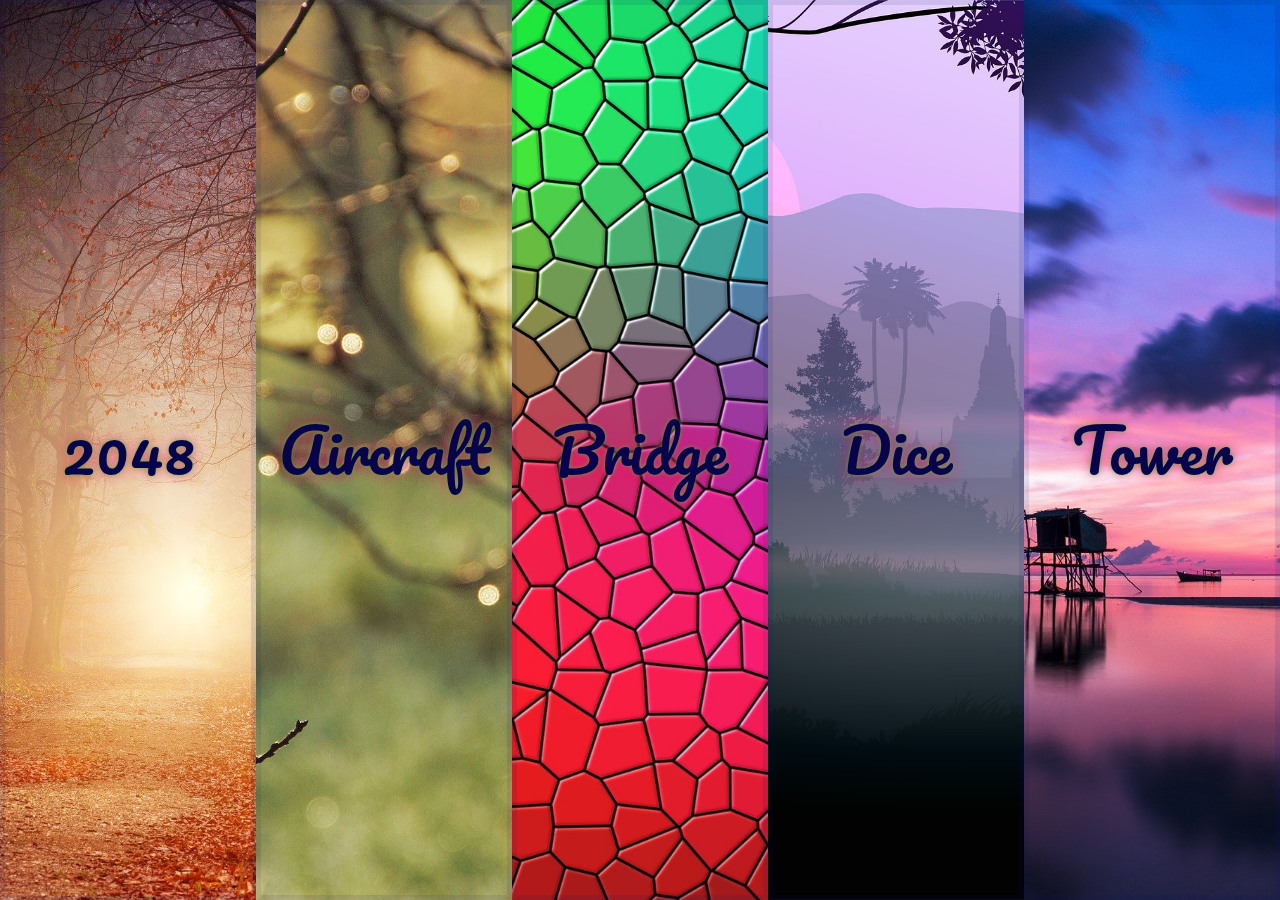
<file: index.html>
<!DOCTYPE html>
<html lang="en">
<head>
    <meta charset="UTF-8">
    <meta http-equiv="X-UA-Compatible" content="IE=edge">
    <meta name="viewport" content="width=device-width, initial-scale=1.0">
    <link rel="icon" href="./00-src/img/logo.png" sizes="192x192"/>
    <title>MoJio | CreativeCC</title>
    <link rel="stylesheet" href="./00-src/css/style.css">
    <link href="https://fonts.googleapis.com/css2?family=Pacifico&display=swap" rel="stylesheet">
</head>
<body>
    <div class="photos">
        <div class="photo nishat">
            <p><a href="01-game-2048/index.html" target="_blank">Play!</a></p>
            <p>2048</p>
            <p>Relax~</p>
        </div>
        <div class="photo nedu">
            <p><a href="02-game-aircraft_avoiding_obstacles/index.html" target="_blank">Play!</a></p>
            <p>Aircraft</p>
            <p>Fly~</p>
        </div>
        <div class="photo neha">
            <p><a href="03-game-santa_cross_the_bridge/index.html" target="_blank">Play!</a></p>
            <p>Bridge</p>
            <p>Go~</p>
        </div>
        <div class="photo nura">
            <p><a href="04-game-dice" target="_blank">Play!</a></p>
            <p>Dice</p>
            <p>Enjoy~</p>
        </div>
        <div class="photo mahee">
            <p><a href="05-game-tower_building" target="_blank">Play!</a></p>
            <p>Tower</p>
            <p>Up~</p>
        </div>
    </div>
    
    <script>
        const photos = document.querySelectorAll('.photo');

        function toggleActive(e)
        {
            if (e.propertyName.includes('flex')) {
        this.classList.toggle('open-active');
      }
        }

        function toggleOpen(e)
        {
            this.classList.toggle('open');
        }
         
        photos.forEach(photo => photo.addEventListener('click',toggleOpen));
        photos.forEach(photo => photo.addEventListener('transitionend', toggleActive));

    </script>
    
</body>
</html>
</file>
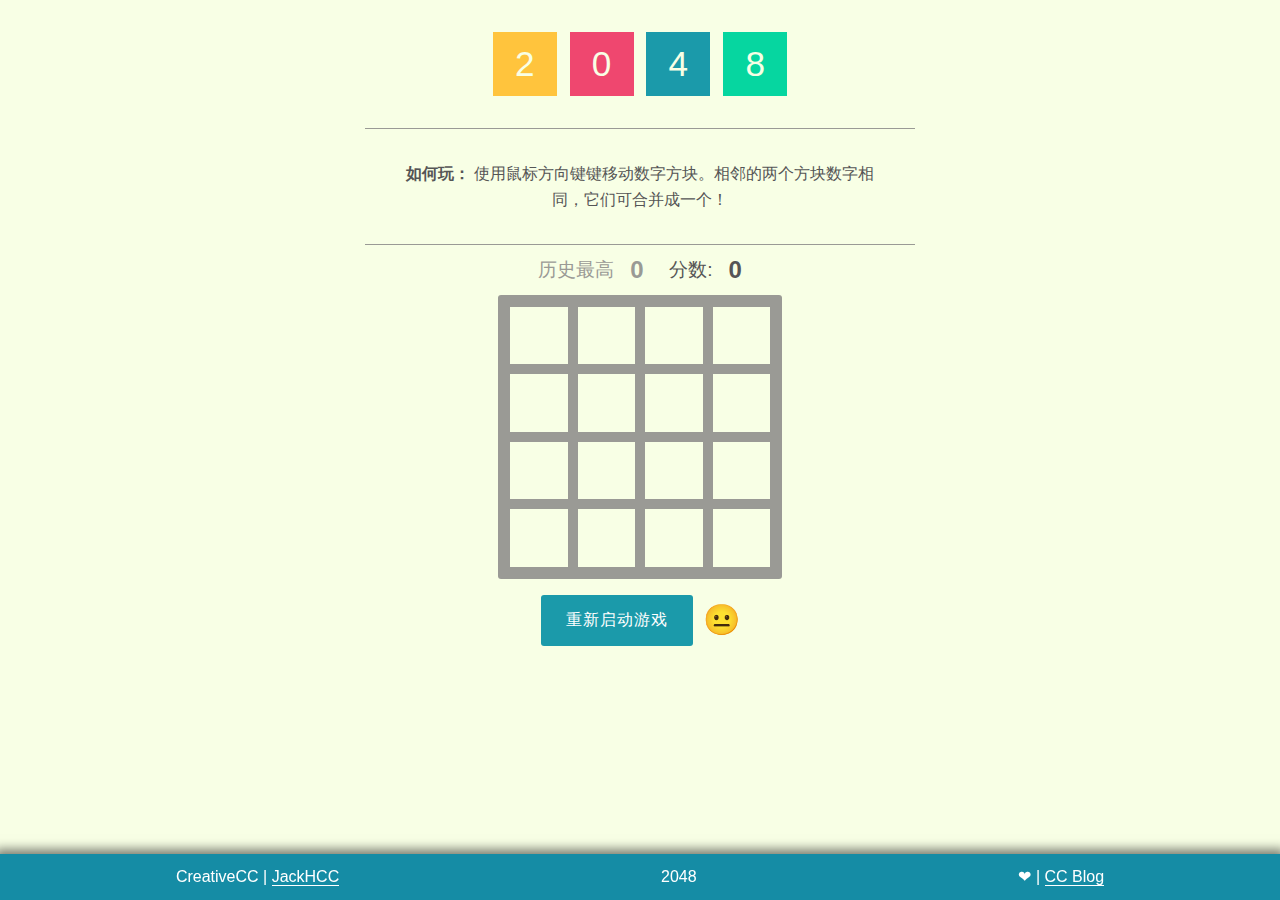
<file: 01-game-2048/index.html>
<!DOCTYPE html>
<html>
	<head>
		<meta http-equiv="Content-Type" content="text/html; charset=utf-8" />
		<meta name="viewport" content="width=device-width,initial-scale=1.0,maximum-scale=1.0,minimum-scale=1.0,user-scalable=0">
		<title>MoJio | 2048</title>
		<meta name="keywords" content="游戏" />
		<meta name="description" content="MoJio 摸鱼小助手|轻松一刻" />
		<link rel="icon" href="../00-src/img/logo.png" sizes="192x192" />
		<link rel="stylesheet" href="css/style.css"/>
	</head>

	<body>

		<header>
			<div class="container">
				<h1><span>2</span><span>0</span><span>4</span><span>8</span></h1>
			</div>
		</header>

		<div class="container">
			<div class="directions">
				<p id="haiyong" class="haiyong"><strong>如何玩：</strong> 使用鼠标方向键键移动数字方块。相邻的两个方块数字相同，它们可合并成一个！</p>
			</div>
			<div class="scores">
				<div class="score-container best-score">
					历史最高
					<div class="score">
						<div id="bestScore">0</div>
					</div>
				</div>
				<div class="score-container">
					分数:
					<div class="score">
						<div id="score">0</div>
						<div class="add" id="add"></div>
					</div>
				</div>
			</div>
			<div class="game">
				<div id="tile-container" class="tile-container"></div>
				<div class="end" id="end">游戏结束<div class="monkey">🙈</div><button class="btn not-recommended__item js-restart-btn"
					 id="try-again">再试一次</button></div>
			</div>

			<div class="not-recommended">
				<button class="btn not-recommended__item js-restart-btn" id="restart">重新启动游戏</button>
				<span class="not-recommended__annotation"></span>
			</div>
			<footer>
			  <span class="HOME">CreativeCC | <a href="https://github.com/JackHCC">JackHCC</a></span>

			  <span class="center">2048</span>

			  <span class="opposite">❤ | <a href="https://blog.creativecc.cn/">CC Blog</a></span>
			</footer>

		</div>

		<script src="js/script.js"></script>
	</body>
</html>
</file>
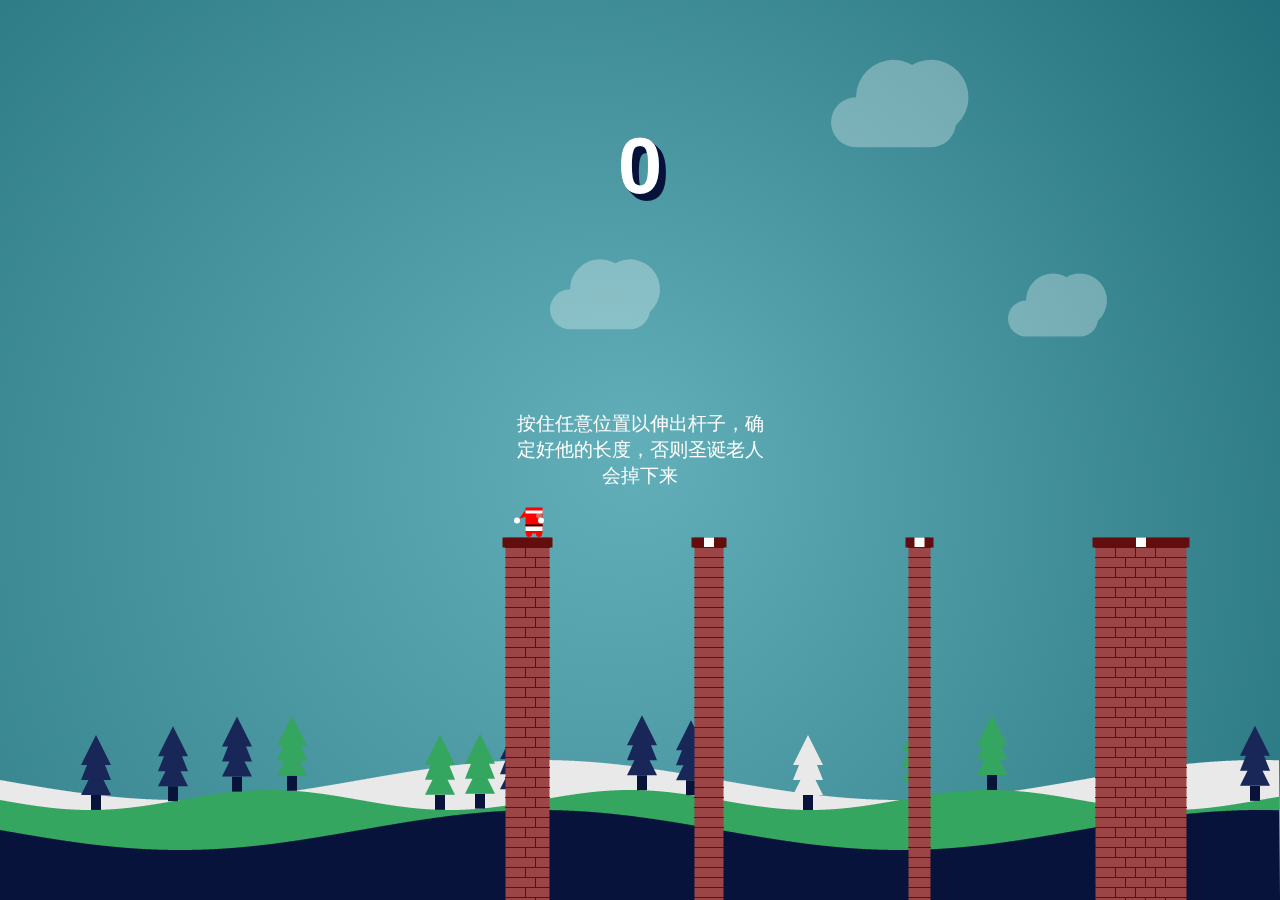
<file: 03-game-santa_cross_the_bridge/index.html>
<!DOCTYPE html>
<html lang="en" >
<head>
<meta charset="UTF-8">
<title>MoJio | 圣诞老人过桥</title>
<link rel="icon" type="image/x-icon" href="../00-src/img/logo.png"/>
<link rel="stylesheet" href="https://demo.mycodes.net/html5/guoxuanya/css/style.css">
<link rel="stylesheet" href="css/style.css">
</head>
<body>
<script src="js/script.js"></script>
 <script type="module">
import { quotes } from "http://haiyong.site/wp-includes/js/quotes.js";
let randomQuote = quotes[Math.floor(Math.random() * quotes.length)];
console.log(
  `%c✨ ${randomQuote}`,
  "font-size:20px; background:#FFF; color:#581845;padding:10px; border: 3px solid #581845;border-radius:10px;"
);</script>
<div style="text-align:center;">
</div>
</body>
</html>
</file>
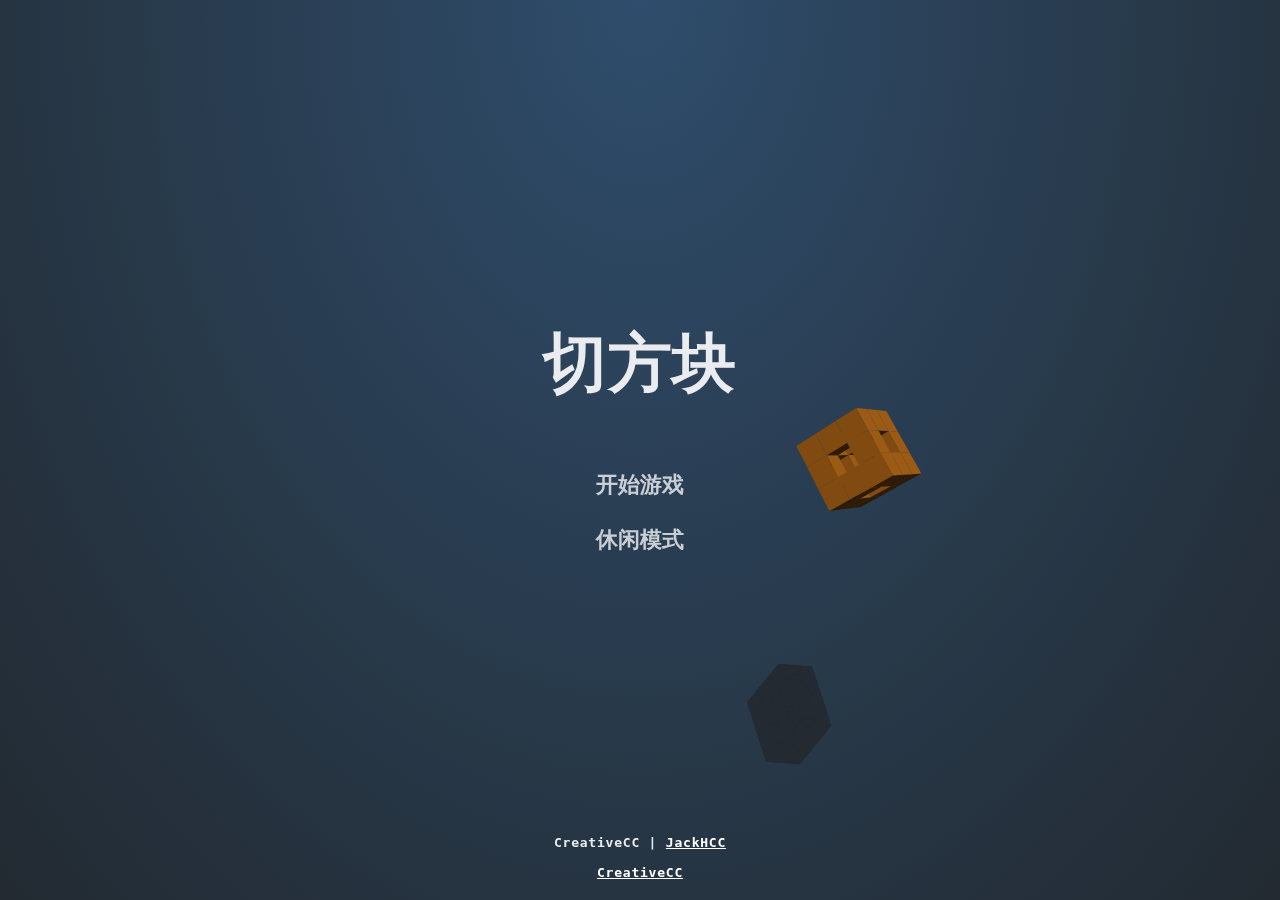
<file: 04-game-dice/index.html>
<!DOCTYPE html>
<html>
	<head>
		<meta charset="utf-8">
		<title>MoJio | 切方块</title>
		<meta name="keywords" content="游戏" />
		<meta name="description" content="MoJio 摸鱼小助手|轻松一刻" />
		<link rel="icon" href="../00-src/img/logo.png" sizes="192x192" />
		<link rel="stylesheet" href="css/style.css"/>

	</head>
	<body>
		<!-- Game canvas -->
		<canvas id="c"></canvas>
		
		<!-- Gameplay HUD -->
		<div class="hud">
			<div class="hud__score">
				<div class="score-lbl"></div>
				<div class="cube-count-lbl"></div>
			</div>
			<div class="pause-btn"><div></div></div>
			<div class="slowmo">
				<div class="slowmo__bar"></div>
			</div>
		</div>
		
		<!-- Menu System -->
		<div class="menus">
			<div class="menu menu--main">
				<h1>切方块</h1>
				<button type="button" class="play-normal-btn">开始游戏</button>
				<button type="button" class="play-casual-btn">休闲模式</button>
				<div class="credits">CreativeCC | <a href="https://github.com/JackHCC"> JackHCC</a><br><br>
				<a href="https://creativecc.cn/">CreativeCC</a>
				</div>
			</div>
			<div class="menu menu--pause">
				<h1>暂停</h1>
				<button type="button" class="resume-btn">继续游戏</button>
				<button type="button" class="menu-btn--pause">主菜单</button>
			</div>
			<div class="menu menu--score">
				<h1>游戏结束</h1>
				<h2>你的分数：</h2>
				<div class="final-score-lbl"></div>
				<div class="high-score-lbl"></div>
				<button type="button" class="play-again-btn">再玩一次</button>
				<button type="button" class="menu-btn--score">主菜单</button>
			</div>
		</div>
	</body>
	<script src="js/script.js"></script>
</html>
</file>
<file: 00-src/css/style.css>
html {
    box-sizing: border-box;
    background: yellow;
    font-family: Impact, Haettenschweiler, "Arial Narrow Bold", sans-serif;
    font-size: 20px;
    font-weight: 200;
  }
  *,
  *:before,
  *:after {
    box-sizing: inherit;
  }
  body {
    margin: 0;
  }
  .photos {
    min-height: 100vh;
    overflow: hidden;
    display: flex;
  }
  .photo {
    color: rgb(8, 3, 75);
    background: #6b0f9c;
    box-shadow: inset 0 0 0 5px rgba(12, 21, 105, 0.1);
    flex: 1;
    text-align: center;
    align-items: center;
    font-size: 20px;
    background-size: cover;
    background-position: center;
    flex: 1;
    justify-content: center;
    display: flex;
    flex-direction: column;
    transition: font-size 0.7s cubic-bezier(0.61, -0.19, 0.7, -0.11),
      flex 0.7s cubic-bezier(0.61, -0.19, 0.7, -0.11), background 0.2s;
  }
  .neha {
    background-image: url("../img/neha.jpg");
  }
  .nishat {
    background-image: url("../img/tat.jpg");
  }
  .mahee {
    background-image: url("../img/khatai.jpg");
  }
  .nura {
    background-image: url("../img/nams.jpg");
  }
  .nedu {
    background-image: url("../img/nedu.jpg");
  }
  
  .photo > * {
    margin: 0;
    width: 100%;
    transition: transform 0.5s;
    flex: 1 0 auto;
    display: flex;
    justify-content: center;
    align-items: center;
  }
  
  .photo > *:first-child {
    transform: translateY(-100%);
  }
  .photo.open-active > *:first-child {
    transform: translateY(0);
  }
  .photo > *:last-child {
    transform: translateY(100%);
  }
  .photo.open-active > *:last-child {
    transform: translateY(0);
  }
  
  .photo p {
    font-family: 'Pacifico', cursive;
    text-shadow: 0 0 4px rgb(54 211 38 / 72%), 0 0 14px rgb(231 20 109 / 75%);
    font-size: 2em;
  }
  .photo p:nth-child(2) {
    font-size: 3em;
  }
  
  .photo.open-active > *:nth-child(2) {
    display: none;
  }
  
  .photo.open {
    flex: 5;
    font-size: 40px;
  }

  a {
    text-decoration: none;
  }
</file>
<file: 01-game-2048/css/style.css>
html,
			body,
			div,
			span,
			applet,
			object,
			iframe,
			h1,
			h2,
			h3,
			h4,
			h5,
			h6,
			p,
			blockquote,
			pre,
			a,
			abbr,
			acronym,
			address,
			big,
			cite,
			code,
			del,
			dfn,
			em,
			img,
			ins,
			kbd,
			q,
			s,
			samp,
			small,
			strike,
			strong,
			sub,
			sup,
			tt,
			var,
			b,
			u,
			i,
			center,
			dl,
			dt,
			dd,
			ol,
			ul,
			li,
			fieldset,
			form,
			label,
			legend,
			table,
			caption,
			tbody,
			tfoot,
			thead,
			tr,
			th,
			td,
			article,
			aside,
			canvas,
			details,
			embed,
			figure,
			figcaption,
			footer,
			header,
			hgroup,
			menu,
			nav,
			output,
			ruby,
			section,
			summary,
			time,
			mark,
			audio,
			video {
				margin: 0;
				padding: 0;
				border: 0;
				font-size: 100%;
				font: inherit;
				vertical-align: baseline
			}

			article,
			aside,
			details,
			figcaption,
			figure,
			footer,
			header,
			hgroup,
			menu,
			nav,
			section {
				display: block
			}

			body {
				line-height: 1
			}

			ol,
			ul {
				list-style: none
			}

			blockquote,
			q {
				quotes: none
			}

			blockquote:before,
			blockquote:after,
			q:before,
			q:after {
				content: '';
				content: none
			}

			table {
				border-collapse: collapse;
				border-spacing: 0
			}

			@charset "UTF-8";
			@import url("https://fonts.googleapis.com/css?family=Arvo");

			* {
				box-sizing: border-box;
			}

			a {
				color: #1B9AAA;
				text-decoration: none;
				border-bottom: 1px solid currentColor;
			}

			a:hover {
				color: #14727e;
			}

			a:focus,
			a:active {
				color: #0d4a52;
			}

			body,
			html {
				position: relative;
				width: 100%;
				height: 100%;
				display: -webkit-box;
				display: -ms-flexbox;
				display: flex;
				-webkit-box-orient: vertical;
				-webkit-box-direction: normal;
				-ms-flex-direction: column;
				flex-direction: column;
				font-family: "Arvo", Helvetica, sans-serif;
				font-family: 12px;
				color: #555;
				background: #F8FFE5;
			}

			strong {
				font-weight: bold;
			}

			p {
				line-height: 1.6;
				font-size: 16px;
			}
			@media screen and (max-width:400px) {
			  .haiyong{
			  	font-size: 12px;
			  }
			} 
			
			.inspired {
				margin-top: 1em;
				font-size: 0.9rem;
				color: #9a9a95;
			}

			header {
				color: #F8FFE5;
				text-align: center;
			}

			header span {
				display: inline-block;
				box-sizing: border-box;
				width: 4rem;
				height: 4rem;
				line-height: 4rem;
				margin: 0 0.4rem;
				background: #FFC43D;
			}
			@media screen and (max-width:440px) {
			  header span {
			  	width: 3rem;
			  	height: 3rem;
			  	line-height: 3rem;
			  }
			}
			@media screen and (max-width:375px) {
			  header span {
			  	width: 2.5rem;
			  	height: 2.5rem;
			  	line-height: 2.5rem;
			  }
			}

			header span:nth-of-type(2) {
				background: #EF476F;
			}

			header span:nth-of-type(3) {
				background: #1B9AAA;
			}

			header span:nth-of-type(4) {
				background: #06D6A0;
			}

			h1 {
				font-size: 2.2rem;
			}

			.directions {
				padding: 2rem;
				border-top: 1px solid #9a9a95;
				border-bottom: 1px solid #9a9a95;
			}
			@media screen and (max-width:440px) {
				.directions{
					padding: 1rem;
					
				}
			}
			.container {
				margin: 0 auto;
				padding-bottom: 3.5rem;
				-webkit-box-flex: 1;
				-ms-flex: 1;
				flex: 1;
				width: 100%;
				max-width: 550px;
				text-align: center;
			}

			header .container {
				padding: 0;
				padding: 2rem 4rem;
				max-width: 900px;
			}
			@media screen and (max-width:440px) {
				header .container {
					padding: 1rem 2rem;
				}
			}
			.scores {
				display: -webkit-box;
				display: -ms-flexbox;
				display: flex;
				-webkit-box-pack: center;
				-ms-flex-pack: center;
				justify-content: center;
			}

			.score-container {
				display: -webkit-box;
				display: -ms-flexbox;
				display: flex;
				-webkit-box-pack: center;
				-ms-flex-pack: center;
				justify-content: center;
				-webkit-box-align: center;
				-ms-flex-align: center;
				align-items: center;
				margin: 0.8rem;
				font-size: 1.2rem;
				line-height: 1;
				color: #555;
			}

			.score-container.best-score {
				color: #9a9a95;
			}

			.score {
				margin-left: 1rem;
				position: relative;
				font-weight: bold;
				font-size: 1.5rem;
				vertical-align: middle;
				text-align: right;
			}

			.game {
				position: relative;
				margin: 0 auto;
				background: #9a9a95;
				padding: 7px;
				display: inline-block;
				border-radius: 3px;
				box-sizing: border-box;
			}

			.tile-container {
				border-radius: 6px;
				position: relative;
				width: 270px;
				height: 270px;
			}

			.tile,
			.background {
				display: block;
				color: #F8FFE5;
				position: absolute;
				width: 67.5px;
				height: 67.5px;
				box-sizing: border-box;
				text-align: center;
			}

			.background {
				z-index: 1;
				text-align: center;
				border: 5px solid #9a9a95;
				background-color: #F8FFE5;
			}

			.tile {
				opacity: 0;
				z-index: 2;
				background: #FFC43D;
				color: #F8FFE5;
				display: -webkit-box;
				display: -ms-flexbox;
				display: flex;
				-webkit-box-align: center;
				-ms-flex-align: center;
				align-items: center;
				-webkit-box-pack: center;
				-ms-flex-pack: center;
				justify-content: center;
				font-size: 1.8rem;
				align-items: center;
				-webkit-transition: 110ms ease-in-out;
				transition: 110ms ease-in-out;
				border-radius: 3px;
				border: 7px solid #9a9a95;
				box-sizing: border-box;
			}

			.tile--4 {
				background: #EF476F;
				color: #F8FFE5;
			}

			.tile--8 {
				background: #1B9AAA;
				color: #F8FFE5;
			}

			.tile--16 {
				background: #06D6A0;
				color: #F8FFE5;
			}

			.tile--32 {
				background: #f37694;
				color: #F8FFE5;
			}

			.tile--64 {
				background: #22c2d6;
				color: #F8FFE5;
			}

			.tile--128 {
				background: #17f8be;
				color: #F8FFE5;
			}

			.tile--256 {
				background: #ffd470;
				color: #F8FFE5;
			}

			.tile--512 {
				background: #eb184a;
				color: #F8FFE5;
			}

			.tile--1024 {
				background: #14727e;
				color: #F8FFE5;
			}

			.tile--2048 {
				background: #05a47b;
				color: #F8FFE5;
			}

			.tile--pop {
				-webkit-animation: pop 0.3s ease-in-out;
				animation: pop 0.3s ease-in-out;
				-webkit-animation-fill-mode: forwards;
				animation-fill-mode: forwards;
			}

			.tile--shrink {
				-webkit-animation: shrink 0.5s ease-in-out;
				animation: shrink 0.5s ease-in-out;
				-webkit-animation-fill-mode: forwards;
				animation-fill-mode: forwards;
			}

			.add {
				position: absolute;
				opacity: 0;
				left: 120%;
				top: 0;
				font-size: 1rem;
				color: #1B9AAA;
			}

			.add.active {
				-webkit-animation: add 0.8s ease-in-out;
				animation: add 0.8s ease-in-out;
			}

			@-webkit-keyframes add {
				0% {
					opacity: 1;
					top: 0;
				}

				100% {
					opacity: 0;
					top: -100%;
				}
			}

			@keyframes add {
				0% {
					opacity: 1;
					top: 0;
				}

				100% {
					opacity: 0;
					top: -100%;
				}
			}

			@-webkit-keyframes pop {
				0% {
					-webkit-transform: scale(0.5);
					transform: scale(0.5);
					opacity: 0;
				}

				90% {
					-webkit-transform: scale(1.1);
					transform: scale(1.1);
					opacity: 1;
				}

				100% {
					-webkit-transform: scale(1);
					transform: scale(1);
					opacity: 1;
				}
			}

			@keyframes pop {
				0% {
					-webkit-transform: scale(0.5);
					transform: scale(0.5);
					opacity: 0;
				}

				90% {
					-webkit-transform: scale(1.1);
					transform: scale(1.1);
					opacity: 1;
				}

				100% {
					-webkit-transform: scale(1);
					transform: scale(1);
					opacity: 1;
				}
			}

			@-webkit-keyframes shrink {
				0% {
					-webkit-transform: scale(1);
					transform: scale(1);
					opacity: 1;
				}

				100% {
					-webkit-transform: scale(0.9);
					transform: scale(0.9);
					opacity: 0.9;
				}
			}

			@keyframes shrink {
				0% {
					-webkit-transform: scale(1);
					transform: scale(1);
					opacity: 1;
				}

				100% {
					-webkit-transform: scale(0.9);
					transform: scale(0.9);
					opacity: 0.9;
				}
			}

			.end {
				opacity: 0;
				position: absolute;
				top: 0;
				left: 0;
				width: 100%;
				height: 100%;
				z-index: -1;
				display: -webkit-box;
				display: -ms-flexbox;
				display: flex;
				-webkit-box-orient: vertical;
				-webkit-box-direction: normal;
				-ms-flex-direction: column;
				flex-direction: column;
				-webkit-box-pack: center;
				-ms-flex-pack: center;
				justify-content: center;
				-webkit-box-align: center;
				-ms-flex-align: center;
				align-items: center;
				background: rgba(85, 85, 85, 0.9);
				color: white;
				font-size: 2rem;
				-webkit-transition: opacity 0.3s ease-in-out;
				transition: opacity 0.3s ease-in-out;
			}

			.end btn {
				margin-top: 1rem;
			}

			.end.active {
				opacity: 1;
				z-index: 1000;
			}

			.monkey {
				font-size: 3rem;
				margin: 1rem 0;
			}

			.btn {
				font-family: inherit;
				font-size: 1rem;
				border: none;
				background: #1B9AAA;
				letter-spacing: 1px;
				color: white;
				font-weight: 300;
				padding: 0.9em 1.5em;
				border-radius: 3px;
				border: 1px solid transparent;
				cursor: pointer;
			}

			.btn:hover {
				background-color: #14727e;
			}

			.btn:active {
				background-color: #0d4a52;
			}

			.btn:focus {
				box-shadow: 0 0 10px #0d4a52 inset;
				outline: none;
			}

			.not-recommended {
				display: -webkit-box;
				display: -ms-flexbox;
				display: flex;
				-webkit-box-pack: center;
				-ms-flex-pack: center;
				justify-content: center;
				-webkit-box-align: center;
				-ms-flex-align: center;
				align-items: center;
				margin-top: 0.8rem;
			}
			.not-recommended *+* {
				margin-left: 10px;
			}

			.not-recommended__item+.not-recommended__annotation:before {
				font-size: 30px;
				content: "😐";
			}

			.not-recommended__item:hover+.not-recommended__annotation:before {
				content: "😟";
			}

			.not-recommended__item:focus+.not-recommended__annotation:before {
				content: "😄";
			}

			.not-recommended__item:active+.not-recommended__annotation:before {
				content: "😨";
			}
			footer {
			  background-color: #158ca5;
			  bottom: 0;
			  box-shadow: 0px 0px 10px 5px rgba(0, 0, 0, 0.5);
			  color: white;
			  display: flex;
			  justify-content: space-around;
			  left: 0;
			  padding: 15px;
			  position: fixed;
			  right: 0;
			}
			footer a {
			  color: white;
			}
			footer .center {
			  justify-content: center;
			}
</file>
<file: 03-game-santa_cross_the_bridge/css/style.css>
html,
	body {
	  height: 100%;
	  margin: 0;
	}
	
	body {
	  font-family: Arial, Verdana, sans-serif;
	  cursor: grab;
	  display: flex;
	  justify-content: center;
	  align-items: center;
	  color: white;
	  background-color: #1e1a33;
	}
	
	div,
	i {
	  user-select: none;
	  pointer-events: none;
	}
	
	i {
	  position: fixed;
	  color: white;
	  top: -10%;
	  z-index: 9999;
	  animation-name: snowflakes-fall, snowflakes-shake;
	  animation-duration: 10s, 3s;
	  animation-timing-function: linear, ease-in-out;
	  animation-iteration-count: infinite, infinite;
	  animation-play-state: running, running;
	}
	
	@keyframes snowflakes-fall {
	  0% {
	    top: -10%;
	  }
	  100% {
	    top: 100%;
	  }
	}
	
	@keyframes snowflakes-shake {
	  0% {
	    transform: translateX(0px);
	  }
	  50% {
	    transform: translateX(80px);
	  }
	  100% {
	    transform: translateX(0px);
	  }
	}
</file>
<file: 04-game-dice/css/style.css>
body {
				margin: 0;
				background-color: #000;
				background-image: radial-gradient(ellipse at top, #335476 0.0%, #31506e 11.1%, #304b67 22.2%, #2f4760 33.3%, #2d4359 44.4%, #2c3f51 55.6%, #2a3a4a 66.7%, #293643 77.8%, #28323d 88.9%, #262e36 100.0%);
				height: 100vh;
				overflow: hidden;
			
				font-family: monospace;
				font-weight: bold;
				letter-spacing: 0.06em;
				color: rgba(255, 255, 255, 0.75);
			}
			
			#c {
				display: block;
				touch-action: none;
				transform: translateZ(0);
			}
			
			
			/*/////////////////////
			//        HUD        //
			/////////////////////*/
			
			
			.hud__score,
			.pause-btn {
				position: fixed;
				font-size: calc(14px + 2vw + 1vh);
			}
			
			.hud__score {
				top: 0.65em;
				left: 0.65em;
				pointer-events: none;
				user-select: none;
			}
			
			.cube-count-lbl {
				font-size: 0.46em;
			}
			
			.pause-btn {
				position: fixed;
				top: 0;
				right: 0;
				padding: 0.8em 0.65em;
			}
			
			.pause-btn > div {
				position: relative;
				width: 0.8em;
				height: 0.8em;
				opacity: 0.75;
			}
			
			.pause-btn > div::before,
			.pause-btn > div::after {
				content: '';
				display: block;
				width: 34%;
				height: 100%;
				position: absolute;
				background-color: #fff;
			}
			
			.pause-btn > div::after {
				right: 0;
			}
			
			.slowmo {
				position: fixed;
				bottom: 0;
				width: 100%;
				pointer-events: none;
				opacity: 0;
				transition: opacity 0.4s;
				will-change: opacity;
			}
			
			.slowmo::before {
				content: 'SLOW-MO';
				display: block;
				font-size: calc(8px + 1vw + 0.5vh);
				margin-left: 0.5em;
				margin-bottom: 8px;
			}
			
			.slowmo::after {
				content: '';
				display: block;
				position: fixed;
				bottom: 0;
				width: 100%;
				height: 1.5vh;
				background-color: rgba(0, 0, 0, 0.25);
				z-index: -1;
			}
			
			.slowmo__bar {
				height: 1.5vh;
				background-color: rgba(255, 255, 255, 0.75);
				transform-origin: 0 0;
			}
			
			
			
			/*/////////////////////
			//       MENUS       //
			/////////////////////*/
			
			.menus::before {
				content: '';
				pointer-events: none;
				position: fixed;
				top: 0;
				right: 0;
				bottom: 0;
				left: 0;
				background-color: #000;
				opacity: 0;
				transition: opacity 0.2s;
				transition-timing-function: ease-in;
			}
			
			.menus.has-active::before {
				opacity: 0.08;
				transition-duration: 0.4s;
				transition-timing-function: ease-out;
			}
			
			.menus.interactive-mode::before {
				opacity: 0.02;
			}
			
			
			
			/* Menu containers */
			.menu {
				pointer-events: none;
				position: fixed;
				top: 0;
				right: 0;
				bottom: 0;
				left: 0;
				display: flex;
				flex-direction: column;
				justify-content: center;
				align-items: center;
				user-select: none;
				text-align: center;
				color: rgba(255, 255, 255, 0.9);
				opacity: 0;
				visibility: hidden;
				transform: translateY(30px);
				transition-property: opacity, visibility, transform;
				transition-duration: 0.2s;
				transition-timing-function: ease-in;
			}
			
			.menu.active {
				opacity: 1;
				visibility: visible;
				transform: translateY(0);
				transition-duration: 0.4s;
				transition-timing-function: ease-out;
			}
			
			.menus.interactive-mode .menu.active {
				opacity: 0.6;
			}
			
			.menus:not(.interactive-mode) .menu.active > * {
				pointer-events: auto;
			}
			
			
			/* Common menu elements */
			
			h1 {
				font-size: 4rem;
				line-height: 0.95;
				text-align: center;
				font-weight: bold;
				margin: 0 0.65em 1em;
			}
			
			h2 {
				font-size: 1.2rem;
				line-height: 1;
				text-align: center;
				font-weight: bold;
				margin: -1em 0.65em 1em;
			}
			
			.final-score-lbl {
				font-size: 5rem;
				margin: -0.2em 0 0;
			}
			
			.high-score-lbl {
				font-size: 1.2rem;
				margin: 0 0 2.5em;
			}
			
			button {
				display: block;
				position: relative;
				width: 200px;
				padding: 12px 20px;
				background: transparent;
				border: none;
				outline: none;
				user-select: none;
				font-family: monospace;
				font-weight: bold;
				font-size: 1.4rem;
				color: #fff;
				opacity: 0.75;
				transition: opacity 0.3s;
			}
			
			button::before {
				content: '';
				position: absolute;
				top: 0;
				right: 0;
				bottom: 0;
				left: 0;
				background-color: rgba(255, 255, 255, 0.15);
				transform: scale(0, 0);
				opacity: 0;
				transition: opacity 0.3s, transform 0.3s;
			}
			
			/* No `:focus` styles because this is a mouse/touch game! */
			button:active {
				opacity: 1;
			}
			
			button:active::before {
				transform: scale(1, 1);
				opacity: 1;
			}
			
			.credits {
				position: fixed;
				width: 100%;
				left: 0;
				bottom: 20px;
			}
			
			a {
				color: white;
			}
			
			/* Only enable hover state on large screens */
			@media (min-width: 1025px) {
				button:hover {
					opacity: 1;
				}
			
				button:hover::before {
					transform: scale(1, 1);
					opacity: 1;
				}
			}
</file>
